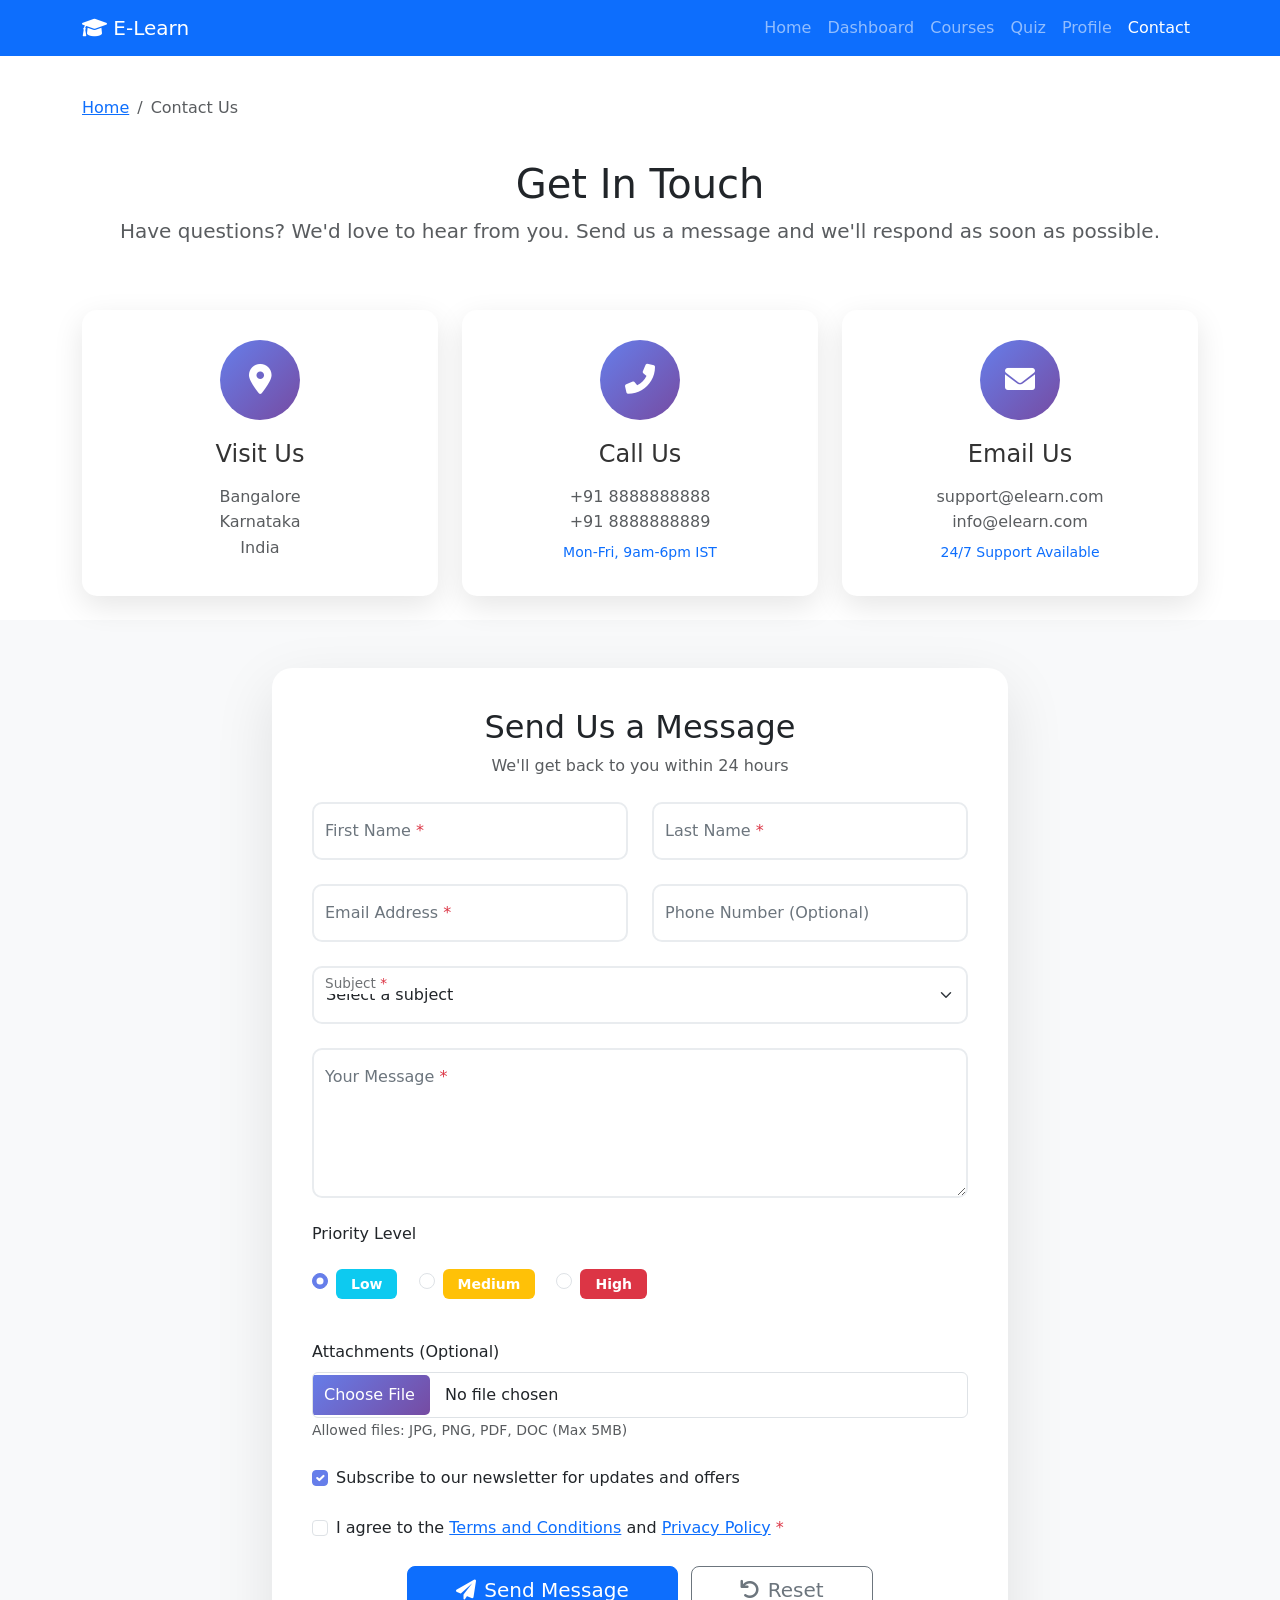
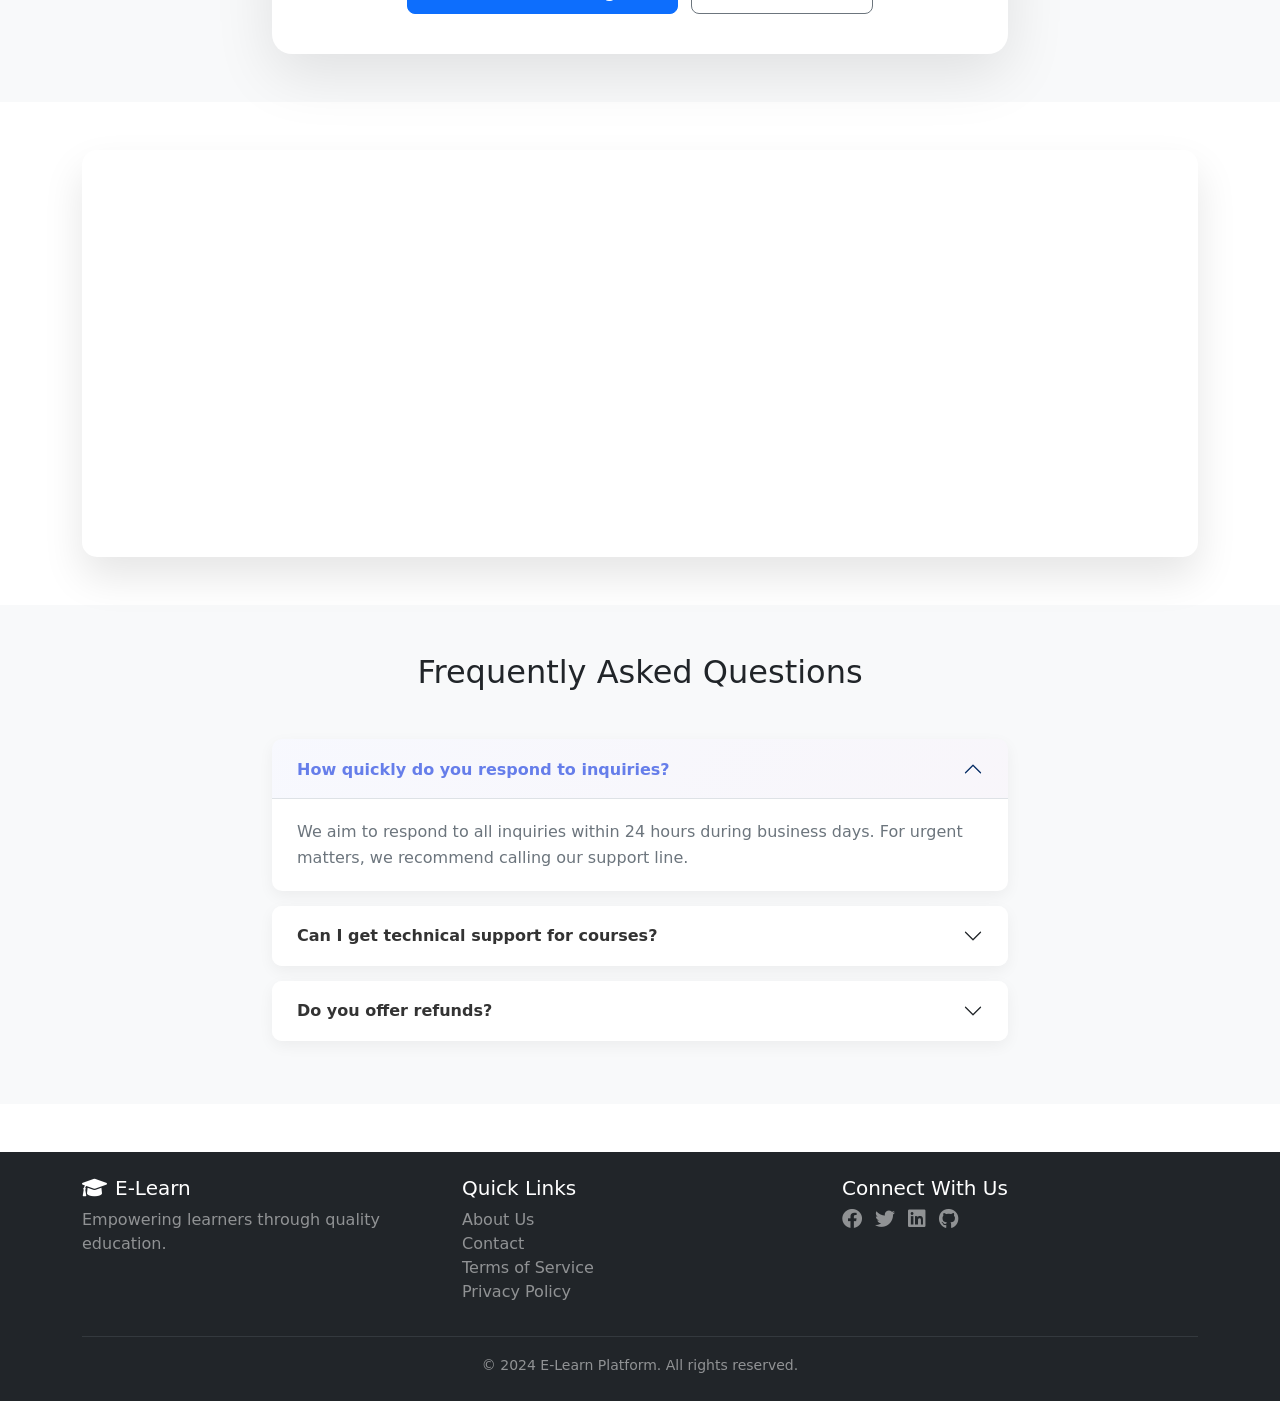
<file: contact.html>
<!DOCTYPE html>
<html lang="en">
<head>
    <meta charset="UTF-8">
    <meta name="viewport" content="width=device-width, initial-scale=1.0">
    <title>Contact Us - E-Learn Platform</title>
    <link href="https://cdn.jsdelivr.net/npm/bootstrap@5.3.0/dist/css/bootstrap.min.css" rel="stylesheet">
    <link rel="stylesheet" href="https://cdnjs.cloudflare.com/ajax/libs/font-awesome/6.0.0/css/all.min.css">
    <style>
        /* Contact Page Styles */
        .contact-info {
            padding: 40px 0;
        }

        .info-card {
            background: white;
            border-radius: 15px;
            padding: 30px 20px;
            text-align: center;
            box-shadow: 0 10px 30px rgba(0,0,0,0.1);
            transition: all 0.3s ease;
            height: 100%;
        }

        .info-card:hover {
            transform: translateY(-10px);
            box-shadow: 0 20px 40px rgba(102,126,234,0.2);
        }

        .info-icon {
            width: 80px;
            height: 80px;
            line-height: 80px;
            text-align: center;
            background: linear-gradient(135deg, #667eea 0%, #764ba2 100%);
            border-radius: 50%;
            margin: 0 auto 20px;
            color: white;
            font-size: 30px;
            transition: all 0.3s ease;
        }

        .info-card:hover .info-icon {
            transform: scale(1.1) rotate(360deg);
        }

        .info-card h4 {
            margin-bottom: 15px;
            color: #333;
        }

        .info-card p {
            margin-bottom: 5px;
            line-height: 1.6;
        }

        /* Contact Form */
        .contact-form-container {
            background: white;
            border-radius: 20px;
            padding: 40px;
            box-shadow: 0 20px 60px rgba(0,0,0,0.1);
        }

        .form-floating {
            margin-bottom: 0;
        }

        .form-floating > .form-control,
        .form-floating > .form-select {
            border: 2px solid #e9ecef;
            border-radius: 10px;
            padding: 1rem 0.75rem;
            transition: all 0.3s ease;
        }

        .form-floating > .form-control:focus,
        .form-floating > .form-select:focus {
            border-color: #667eea;
            box-shadow: 0 0 0 0.2rem rgba(102,126,234,0.1);
        }

        .form-floating > label {
            padding: 1rem 0.75rem;
            color: #6c757d;
        }

        /* Priority Options */
        .priority-options {
            padding: 15px 0;
        }

        .priority-options .badge {
            padding: 8px 15px;
            font-size: 14px;
        }

        /* Map Container */
        .map-container {
            border-radius: 15px;
            overflow: hidden;
            box-shadow: 0 20px 40px rgba(0,0,0,0.1);
        }

        /* FAQ Accordion */
        .accordion-item {
            border: none;
            margin-bottom: 15px;
            border-radius: 10px !important;
            overflow: hidden;
            box-shadow: 0 5px 15px rgba(0,0,0,0.05);
        }

        .accordion-button {
            padding: 20px 25px;
            font-weight: 600;
            color: #333;
            background-color: white;
        }

        .accordion-button:not(.collapsed) {
            color: #667eea;
            background: linear-gradient(135deg, rgba(102,126,234,0.05) 0%, rgba(118,75,162,0.05) 100%);
        }

        .accordion-button:focus {
            box-shadow: none;
            border-color: rgba(102,126,234,0.1);
        }

        .accordion-body {
            padding: 20px 25px;
            color: #6c757d;
            line-height: 1.6;
        }

        /* Form Check */
        .form-check-input:checked {
            background-color: #667eea;
            border-color: #667eea;
        }

        .form-check-input:focus {
            border-color: #667eea;
            box-shadow: 0 0 0 0.2rem rgba(102,126,234,0.1);
        }

        /* File Input */
        .form-control[type="file"] {
            padding: 0.5rem;
        }

        .form-control[type="file"]::file-selector-button {
            background: linear-gradient(135deg, #667eea 0%, #764ba2 100%);
            color: white;
            border: none;
            padding: 8px 15px;
            border-radius: 5px;
            margin-right: 15px;
            transition: all 0.3s ease;
        }

        .form-control[type="file"]::file-selector-button:hover {
            transform: translateY(-2px);
            box-shadow: 0 5px 10px rgba(102,126,234,0.3);
        }

        /* Responsive */
        @media (max-width: 768px) {
            .contact-form-container {
                padding: 20px;
            }

            .info-card {
                margin-bottom: 20px;
            }

            .map-container iframe {
                height: 300px;
            }
        }

        @media (max-width: 480px) {
            .contact-form-container {
                padding: 15px;
            }

            .btn-lg {
                padding: 10px 20px;
                font-size: 16px;
            }

            .priority-options {
                display: flex;
                flex-wrap: wrap;
                gap: 10px;
            }

            .priority-options .form-check-inline {
                margin-right: 0;
            }
        }
    </style>
</head>
<body>
    <header>
        <nav class="navbar navbar-expand-lg navbar-dark bg-primary fixed-top">
            <div class="container">
                <a class="navbar-brand" href="index.html">
                    <i class="fas fa-graduation-cap"></i> E-Learn
                </a>
                <button class="navbar-toggler" type="button" data-bs-toggle="collapse" data-bs-target="#navbarNav">
                    <span class="navbar-toggler-icon"></span>
                </button>
                <div class="collapse navbar-collapse" id="navbarNav">
                    <ul class="navbar-nav ms-auto">
                        <li class="nav-item"><a class="nav-link" href="index.html">Home</a></li>
                        <li class="nav-item"><a class="nav-link" href="dashboard.html">Dashboard</a></li>
                        <li class="nav-item"><a class="nav-link" href="courses.html">Courses</a></li>
                        <li class="nav-item"><a class="nav-link" href="quiz.html">Quiz</a></li>
                        <li class="nav-item"><a class="nav-link" href="profile.html">Profile</a></li>
                        <li class="nav-item"><a class="nav-link active" href="contact.html">Contact</a></li>
                    </ul>
                </div>
            </div>
        </nav>
        
        <div class="container mt-5 pt-5">
            <nav aria-label="breadcrumb">
                <ol class="breadcrumb">
                    <li class="breadcrumb-item"><a href="index.html">Home</a></li>
                    <li class="breadcrumb-item active" aria-current="page">Contact Us</li>
                </ol>
            </nav>
        </div>
    </header>

    <main>
        <!-- Page Header -->
        <section class="contact-header py-4">
            <div class="container">
                <div class="row">
                    <div class="col-12 text-center">
                        <h1 class="section-title">Get In Touch</h1>
                        <p class="lead text-muted">Have questions? We'd love to hear from you. Send us a message and we'll respond as soon as possible.</p>
                    </div>
                </div>
            </div>
        </section>

        <!-- Contact Information Cards -->
        <section class="contact-info py-4">
            <div class="container">
                <div class="row g-4">
                    <div class="col-md-4">
                        <div class="info-card">
                            <div class="info-icon">
                                <i class="fas fa-map-marker-alt"></i>
                            </div>
                            <h4>Visit Us</h4>
                            <p class="text-muted">Bangalore<br>Karnataka<br>India</p>
                        </div>
                    </div>
                    <div class="col-md-4">
                        <div class="info-card">
                            <div class="info-icon">
                                <i class="fas fa-phone-alt"></i>
                            </div>
                            <h4>Call Us</h4>
                            <p class="text-muted">+91 8888888888<br>+91 8888888889</p>
                            <small class="text-primary">Mon-Fri, 9am-6pm IST</small>
                        </div>
                    </div>
                    <div class="col-md-4">
                        <div class="info-card">
                            <div class="info-icon">
                                <i class="fas fa-envelope"></i>
                            </div>
                            <h4>Email Us</h4>
                            <p class="text-muted">support@elearn.com<br>info@elearn.com</p>
                            <small class="text-primary">24/7 Support Available</small>
                        </div>
                    </div>
                </div>
            </div>
        </section>

        <!-- Contact Form Section -->
        <section class="contact-form-section py-5 bg-light">
            <div class="container">
                <div class="row">
                    <div class="col-lg-8 mx-auto">
                        <div class="contact-form-container">
                            <div class="form-header text-center mb-4">
                                <h2>Send Us a Message</h2>
                                <p class="text-muted">We'll get back to you within 24 hours</p>
                            </div>
                            
                            <form id="contactForm" onsubmit="return submitContactForm(event)">
                                <div class="row g-4">
                                    <div class="col-md-6">
                                        <div class="form-floating">
                                            <input type="text" class="form-control" id="firstName" placeholder="First Name" required>
                                            <label for="firstName">First Name <span class="text-danger">*</span></label>
                                        </div>
                                    </div>
                                    <div class="col-md-6">
                                        <div class="form-floating">
                                            <input type="text" class="form-control" id="lastName" placeholder="Last Name" required>
                                            <label for="lastName">Last Name <span class="text-danger">*</span></label>
                                        </div>
                                    </div>
                                    <div class="col-md-6">
                                        <div class="form-floating">
                                            <input type="email" class="form-control" id="email" placeholder="Email" required>
                                            <label for="email">Email Address <span class="text-danger">*</span></label>
                                        </div>
                                    </div>
                                    <div class="col-md-6">
                                        <div class="form-floating">
                                            <input type="tel" class="form-control" id="phone" placeholder="Phone">
                                            <label for="phone">Phone Number (Optional)</label>
                                        </div>
                                    </div>
                                    <div class="col-12">
                                        <div class="form-floating">
                                            <select class="form-select" id="subject" required>
                                                <option value="" selected disabled>Select a subject</option>
                                                <option value="general">General Inquiry</option>
                                                <option value="support">Technical Support</option>
                                                <option value="billing">Billing Question</option>
                                                <option value="courses">Course Information</option>
                                                <option value="partnership">Partnership Opportunity</option>
                                                <option value="other">Other</option>
                                            </select>
                                            <label for="subject">Subject <span class="text-danger">*</span></label>
                                        </div>
                                    </div>
                                    <div class="col-12">
                                        <div class="form-floating">
                                            <textarea class="form-control" id="message" placeholder="Message" style="height: 150px;" required></textarea>
                                            <label for="message">Your Message <span class="text-danger">*</span></label>
                                        </div>
                                    </div>
                                    
                                    <!-- Priority Level -->
                                    <div class="col-12">
                                        <label class="form-label">Priority Level</label>
                                        <div class="priority-options">
                                            <div class="form-check form-check-inline">
                                                <input class="form-check-input" type="radio" name="priority" id="lowPriority" value="low" checked>
                                                <label class="form-check-label" for="lowPriority">
                                                    <span class="badge bg-info">Low</span>
                                                </label>
                                            </div>
                                            <div class="form-check form-check-inline">
                                                <input class="form-check-input" type="radio" name="priority" id="mediumPriority" value="medium">
                                                <label class="form-check-label" for="mediumPriority">
                                                    <span class="badge bg-warning">Medium</span>
                                                </label>
                                            </div>
                                            <div class="form-check form-check-inline">
                                                <input class="form-check-input" type="radio" name="priority" id="highPriority" value="high">
                                                <label class="form-check-label" for="highPriority">
                                                    <span class="badge bg-danger">High</span>
                                                </label>
                                            </div>
                                        </div>
                                    </div>
                                    
                                    <!-- Attachments -->
                                    <div class="col-12">
                                        <label for="attachment" class="form-label">Attachments (Optional)</label>
                                        <input type="file" class="form-control" id="attachment" accept=".jpg,.jpeg,.png,.pdf,.doc,.docx">
                                        <small class="text-muted">Allowed files: JPG, PNG, PDF, DOC (Max 5MB)</small>
                                    </div>
                                    
                                    <!-- Newsletter Checkbox -->
                                    <div class="col-12">
                                        <div class="form-check">
                                            <input class="form-check-input" type="checkbox" id="newsletter" checked>
                                            <label class="form-check-label" for="newsletter">
                                                Subscribe to our newsletter for updates and offers
                                            </label>
                                        </div>
                                    </div>
                                    
                                    <!-- Terms Checkbox -->
                                    <div class="col-12">
                                        <div class="form-check">
                                            <input class="form-check-input" type="checkbox" id="terms" required>
                                            <label class="form-check-label" for="terms">
                                                I agree to the <a href="#" data-bs-toggle="modal" data-bs-target="#termsModal">Terms and Conditions</a> and <a href="#" data-bs-toggle="modal" data-bs-target="#privacyModal">Privacy Policy</a> <span class="text-danger">*</span>
                                            </label>
                                        </div>
                                    </div>
                                    
                                    <!-- Submit Button -->
                                    <div class="col-12 text-center">
                                        <button type="submit" class="btn btn-primary btn-lg px-5" id="submitBtn">
                                            <i class="fas fa-paper-plane me-2"></i>Send Message
                                        </button>
                                        <button type="reset" class="btn btn-outline-secondary btn-lg px-5 ms-2">
                                            <i class="fas fa-undo me-2"></i>Reset
                                        </button>
                                    </div>
                                </div>
                            </form>
                        </div>
                    </div>
                </div>
            </div>
        </section>

        <!-- Map Section -->
        <section class="map-section py-5">
            <div class="container">
                <div class="row">
                    <div class="col-12">
                        <div class="map-container">
                            <iframe 
                                src="https://www.google.com/maps/embed?pb=!1m18!1m12!1m3!1d3613.4438270858504!2d77.68935898374608!3d12.930810849907427!2m3!1f0!2f0!3f0!3m2!1i1024!2i768!4f13.1!3m3!1m2!1s0x3bae13a8d37051e1%3A0xcec2f4874c1351f4!2sEmbassy%20TechVillage%2C%20Outer%20Ring%20Rd%2C%20near%20New%20Horizon%20College%2C%20Devarabisanahalli%2C%20Bengaluru%2C%20Karnataka%20560103!5e1!3m2!1sen!2sin!4v1773553889100!5m2!1sen!2sin" 
                                width="100%" 
                                height="400" 
                                style="border:0; border-radius: 15px;" 
                                allowfullscreen="" 
                                loading="lazy">
                            </iframe>
                        </div>
                    </div>
                </div>
            </div>
        </section>

        <!-- FAQ Section -->
        <section class="faq-section py-5 bg-light">
            <div class="container">
                <h2 class="text-center mb-5 section-title">Frequently Asked Questions</h2>
                <div class="row justify-content-center">
                    <div class="col-lg-8">
                        <div class="accordion" id="faqAccordion">
                            <div class="accordion-item">
                                <h2 class="accordion-header">
                                    <button class="accordion-button" type="button" data-bs-toggle="collapse" data-bs-target="#faq1">
                                        How quickly do you respond to inquiries?
                                    </button>
                                </h2>
                                <div id="faq1" class="accordion-collapse collapse show" data-bs-parent="#faqAccordion">
                                    <div class="accordion-body">
                                        We aim to respond to all inquiries within 24 hours during business days. For urgent matters, we recommend calling our support line.
                                    </div>
                                </div>
                            </div>
                            <div class="accordion-item">
                                <h2 class="accordion-header">
                                    <button class="accordion-button collapsed" type="button" data-bs-toggle="collapse" data-bs-target="#faq2">
                                        Can I get technical support for courses?
                                    </button>
                                </h2>
                                <div id="faq2" class="accordion-collapse collapse" data-bs-parent="#faqAccordion">
                                    <div class="accordion-body">
                                        Yes! Our technical support team is available 24/7 to help with any course-related issues. Just select "Technical Support" in the subject dropdown.
                                    </div>
                                </div>
                            </div>
                            <div class="accordion-item">
                                <h2 class="accordion-header">
                                    <button class="accordion-button collapsed" type="button" data-bs-toggle="collapse" data-bs-target="#faq3">
                                        Do you offer refunds?
                                    </button>
                                </h2>
                                <div id="faq3" class="accordion-collapse collapse" data-bs-parent="#faqAccordion">
                                    <div class="accordion-body">
                                        Yes, we offer a 30-day money-back guarantee on all our courses. Please contact our billing department for refund requests.
                                    </div>
                                </div>
                            </div>
                        </div>
                    </div>
                </div>
            </div>
        </section>
    </main>

    <!-- Terms Modal -->
    <div class="modal fade" id="termsModal" tabindex="-1">
        <div class="modal-dialog modal-lg">
            <div class="modal-content">
                <div class="modal-header bg-primary text-white">
                    <h5 class="modal-title">Terms and Conditions</h5>
                    <button type="button" class="btn-close btn-close-white" data-bs-dismiss="modal"></button>
                </div>
                <div class="modal-body">
                    <h6>1. Acceptance of Terms</h6>
                    <p>By accessing and using this website, you accept and agree to be bound by the terms and provision of this agreement.</p>
                    
                    <h6>2. Use License</h6>
                    <p>Permission is granted to temporarily access the materials for personal, non-commercial transitory viewing only.</p>
                    
                    <h6>3. Disclaimer</h6>
                    <p>The materials on this website are provided on an 'as is' basis. We make no warranties, expressed or implied.</p>
                    
                    <h6>4. Limitations</h6>
                    <p>In no event shall we be liable for any damages arising out of the use or inability to use the materials.</p>
                </div>
                <div class="modal-footer">
                    <button type="button" class="btn btn-primary" data-bs-dismiss="modal">I Understand</button>
                </div>
            </div>
        </div>
    </div>

    <!-- Privacy Modal -->
    <div class="modal fade" id="privacyModal" tabindex="-1">
        <div class="modal-dialog modal-lg">
            <div class="modal-content">
                <div class="modal-header bg-primary text-white">
                    <h5 class="modal-title">Privacy Policy</h5>
                    <button type="button" class="btn-close btn-close-white" data-bs-dismiss="modal"></button>
                </div>
                <div class="modal-body">
                    <h6>Information Collection</h6>
                    <p>We collect information you provide directly to us, such as when you create an account, contact us, or use our services.</p>
                    
                    <h6>Use of Information</h6>
                    <p>We use the information we collect to provide, maintain, and improve our services, and to communicate with you.</p>
                    
                    <h6>Information Sharing</h6>
                    <p>We do not share your personal information with third parties except as described in this policy.</p>
                    
                    <h6>Data Security</h6>
                    <p>We take reasonable measures to help protect your personal information from loss, theft, misuse, and unauthorized access.</p>
                </div>
                <div class="modal-footer">
                    <button type="button" class="btn btn-primary" data-bs-dismiss="modal">I Understand</button>
                </div>
            </div>
        </div>
    </div>

    <footer class="bg-dark text-white py-4 mt-5">
        <div class="container">
            <div class="row">
                <div class="col-md-4">
                    <h5><i class="fas fa-graduation-cap me-2"></i>E-Learn</h5>
                    <p class="text-white-50">Empowering learners through quality education.</p>
                </div>
                <div class="col-md-4">
                    <h5>Quick Links</h5>
                    <ul class="list-unstyled">
                        <li><a href="about.html" class="text-white-50 text-decoration-none">About Us</a></li>
                        <li><a href="contact.html" class="text-white-50 text-decoration-none">Contact</a></li>
                        <li><a href="#" class="text-white-50 text-decoration-none" data-bs-toggle="modal" data-bs-target="#termsModal">Terms of Service</a></li>
                        <li><a href="#" class="text-white-50 text-decoration-none" data-bs-toggle="modal" data-bs-target="#privacyModal">Privacy Policy</a></li>
                    </ul>
                </div>
                <div class="col-md-4">
                    <h5>Connect With Us</h5>
                    <div class="social-links">
                        <a href="#" class="text-white-50 me-2"><i class="fab fa-facebook fa-lg"></i></a>
                        <a href="#" class="text-white-50 me-2"><i class="fab fa-twitter fa-lg"></i></a>
                        <a href="#" class="text-white-50 me-2"><i class="fab fa-linkedin fa-lg"></i></a>
                        <a href="#" class="text-white-50"><i class="fab fa-github fa-lg"></i></a>
                    </div>
                </div>
            </div>
            <hr class="border-secondary">
            <div class="text-center text-white-50">
                <small>&copy; 2024 E-Learn Platform. All rights reserved.</small>
            </div>
        </div>
    </footer>

    <script src="https://cdn.jsdelivr.net/npm/bootstrap@5.3.0/dist/js/bootstrap.bundle.min.js"></script>
    <script>
        // Contact form submission handler
        function submitContactForm(event) {
            event.preventDefault();
            
            // Get form values
            const firstName = document.getElementById('firstName').value;
            const lastName = document.getElementById('lastName').value;
            const email = document.getElementById('email').value;
            const phone = document.getElementById('phone').value;
            const subject = document.getElementById('subject').value;
            const message = document.getElementById('message').value;
            const priority = document.querySelector('input[name="priority"]:checked').value;
            const newsletter = document.getElementById('newsletter').checked;
            
            // Get subject text
            const subjectText = document.getElementById('subject').options[document.getElementById('subject').selectedIndex].text;
            
            // Validate form (browser does basic validation, but we can add more)
            if (!firstName || !lastName || !email || !subject || !message) {
                showAlert('Please fill in all required fields', 'danger');
                return false;
            }
            
            // Email validation
            const emailRegex = /^[^\s@]+@[^\s@]+\.[^\s@]+$/;
            if (!emailRegex.test(email)) {
                showAlert('Please enter a valid email address', 'danger');
                return false;
            }
            
            // Simulate form submission
            const submitBtn = document.getElementById('submitBtn');
            const originalText = submitBtn.innerHTML;
            
            // Show loading state
            submitBtn.innerHTML = '<i class="fas fa-spinner fa-spin me-2"></i>Sending...';
            submitBtn.disabled = true;
            
            // Simulate API call
            setTimeout(() => {
                // Show success message
                showAlert('Message sent successfully! We\'ll get back to you soon.', 'success');
                
                // Reset form
                document.getElementById('contactForm').reset();
                
                // Reset button
                submitBtn.innerHTML = originalText;
                submitBtn.disabled = false;
                
                // Log to console (for demo)
                console.log('Form submitted:', {
                    name: `${firstName} ${lastName}`,
                    email,
                    phone,
                    subject: subjectText,
                    message,
                    priority,
                    newsletter
                });
                
                // Store in localStorage (optional)
                const contactMessages = JSON.parse(localStorage.getItem('contactMessages')) || [];
                contactMessages.push({
                    id: Date.now(),
                    name: `${firstName} ${lastName}`,
                    email,
                    subject: subjectText,
                    message,
                    priority,
                    date: new Date().toISOString()
                });
                localStorage.setItem('contactMessages', JSON.stringify(contactMessages));
                
            }, 2000);
            
            return false;
        }
        
        // Show alert message
        function showAlert(message, type) {
            // Create alert element
            const alertDiv = document.createElement('div');
            alertDiv.className = `alert alert-${type} alert-dismissible fade show position-fixed top-0 start-50 translate-middle-x mt-3`;
            alertDiv.style.zIndex = '9999';
            alertDiv.style.minWidth = '300px';
            alertDiv.innerHTML = `
                <i class="fas fa-${type === 'success' ? 'check-circle' : 'exclamation-circle'} me-2"></i>
                ${message}
                <button type="button" class="btn-close" data-bs-dismiss="alert"></button>
            `;
            
            document.body.appendChild(alertDiv);
            
            // Auto remove after 5 seconds
            setTimeout(() => {
                alertDiv.remove();
            }, 5000);
        }
        
        // File input validation
        document.getElementById('attachment').addEventListener('change', function(e) {
            const file = e.target.files[0];
            if (file) {
                const maxSize = 5 * 1024 * 1024; // 5MB
                if (file.size > maxSize) {
                    showAlert('File size exceeds 5MB limit', 'danger');
                    this.value = '';
                }
            }
        });
    </script>
</body>
</html>
</file>
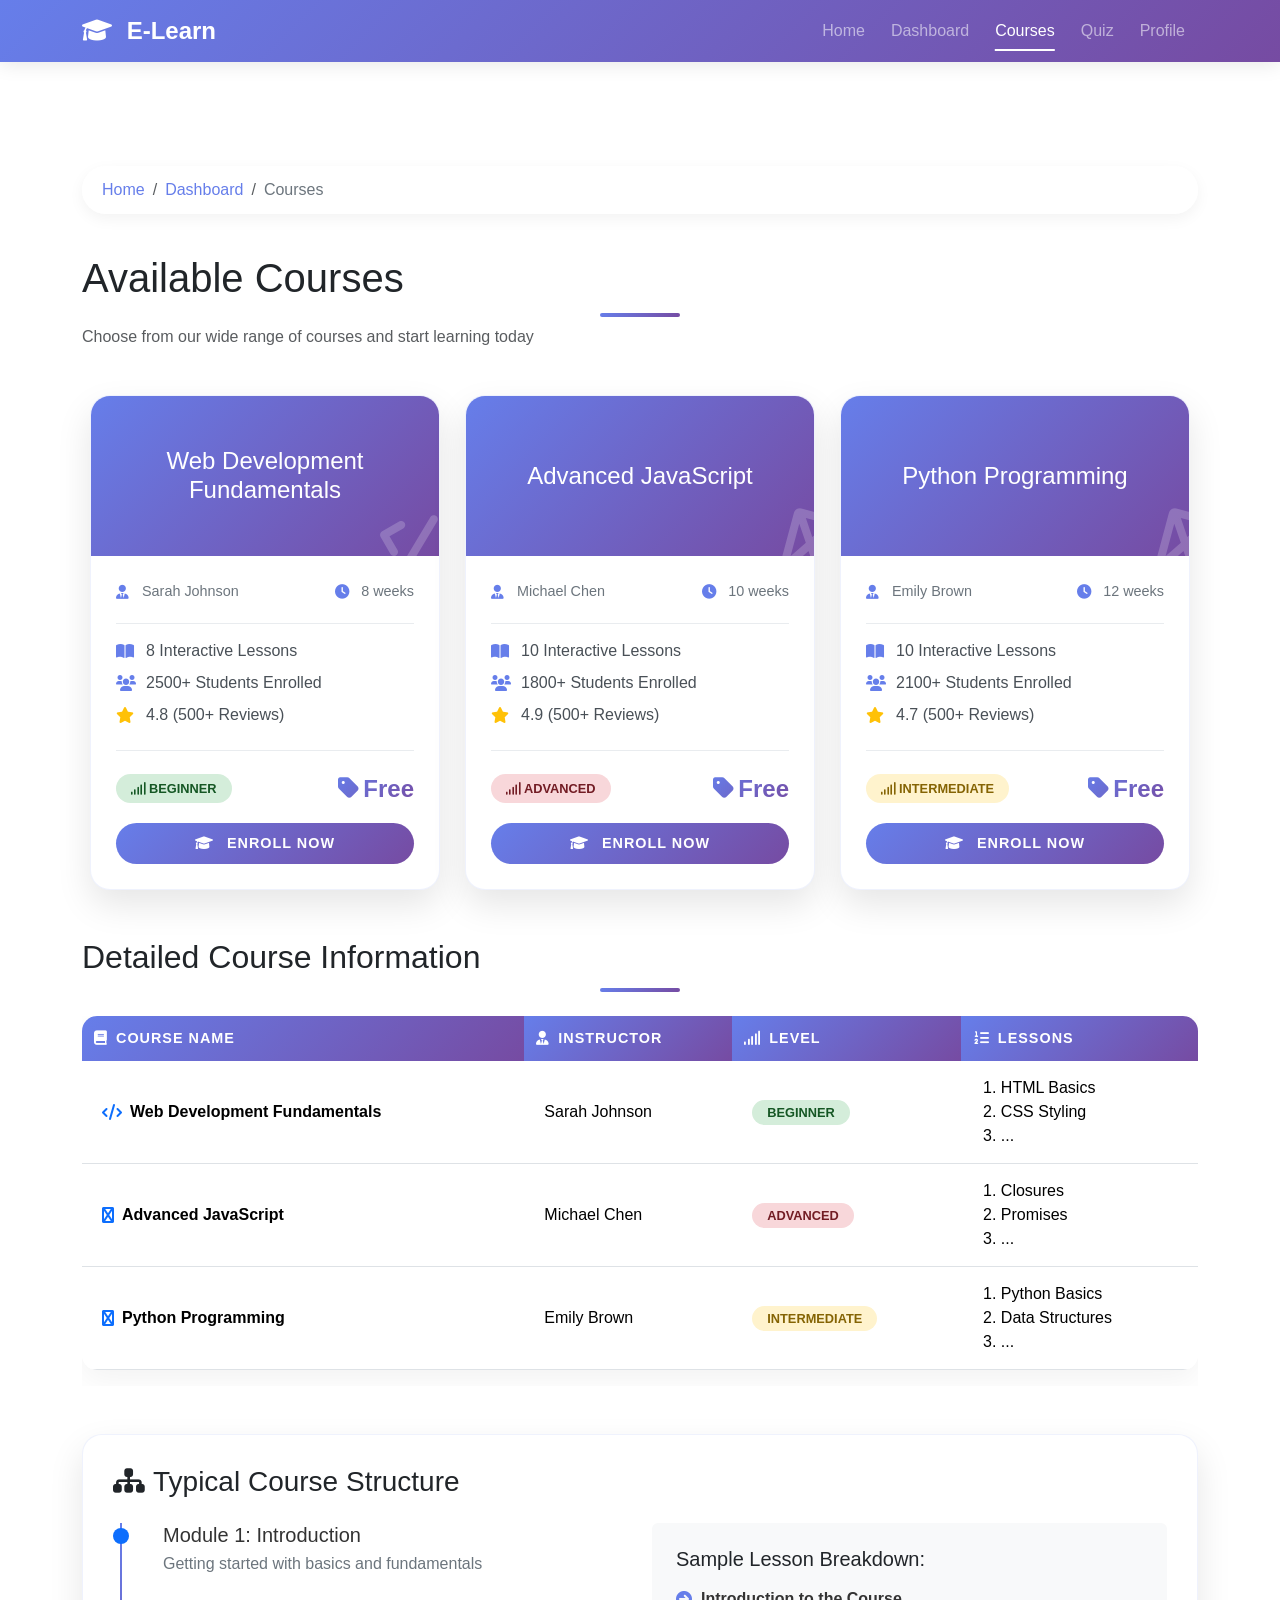
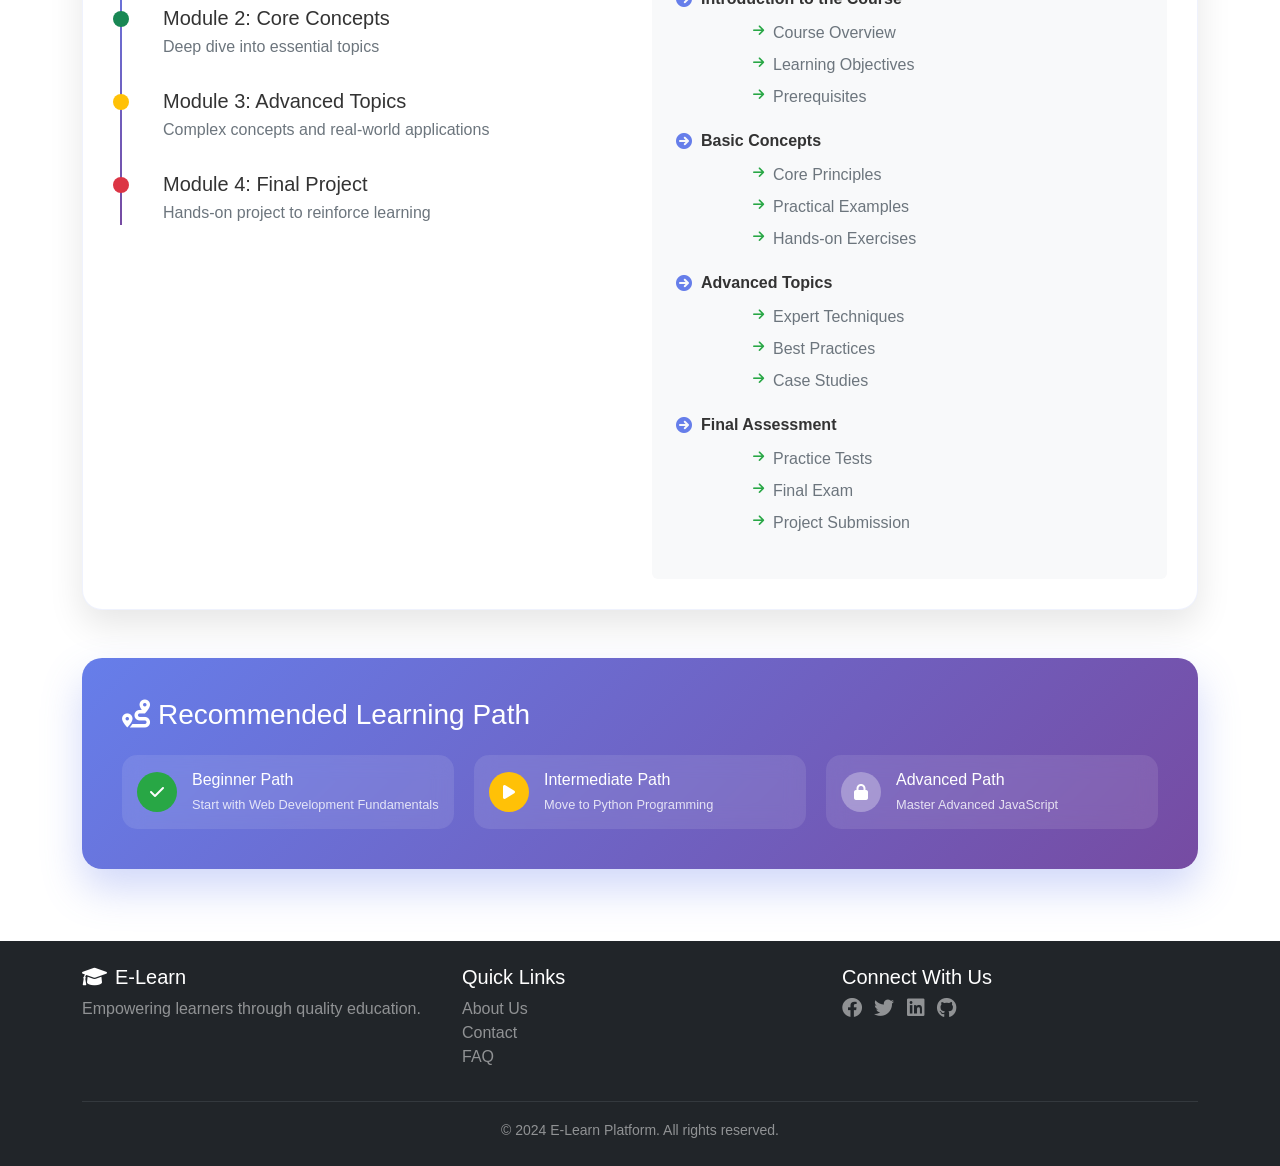
<file: courses.html>
<!DOCTYPE html>
<html lang="en">
<head>
    <meta charset="UTF-8">
    <meta name="viewport" content="width=device-width, initial-scale=1.0">
    <title>Courses - Explore Learning Paths | E-Learn Platform</title>
    <link href="https://cdn.jsdelivr.net/npm/bootstrap@5.3.0/dist/css/bootstrap.min.css" rel="stylesheet">
    <link rel="stylesheet" href="https://cdnjs.cloudflare.com/ajax/libs/font-awesome/6.0.0/css/all.min.css">
    <link rel="stylesheet" href="css/style.css">
</head>
<body>
    <header>
        <nav class="navbar navbar-expand-lg navbar-dark bg-primary fixed-top">
            <div class="container">
                <a class="navbar-brand" href="index.html">
                    <i class="fas fa-graduation-cap"></i> E-Learn
                </a>
                <button class="navbar-toggler" type="button" data-bs-toggle="collapse" data-bs-target="#navbarNav">
                    <span class="navbar-toggler-icon"></span>
                </button>
                <div class="collapse navbar-collapse" id="navbarNav">
                    <ul class="navbar-nav ms-auto">
                        <li class="nav-item"><a class="nav-link" href="index.html">Home</a></li>
                        <li class="nav-item"><a class="nav-link" href="dashboard.html">Dashboard</a></li>
                        <li class="nav-item"><a class="nav-link active" href="courses.html">Courses</a></li>
                        <li class="nav-item"><a class="nav-link" href="quiz.html">Quiz</a></li>
                        <li class="nav-item"><a class="nav-link" href="profile.html">Profile</a></li>
                    </ul>
                </div>
            </div>
        </nav>
        
        <div class="container mt-5 pt-5">
            <nav aria-label="breadcrumb">
                <ol class="breadcrumb">
                    <li class="breadcrumb-item"><a href="index.html">Home</a></li>
                    <li class="breadcrumb-item"><a href="dashboard.html">Dashboard</a></li>
                    <li class="breadcrumb-item active" aria-current="page">Courses</li>
                </ol>
            </nav>
        </div>
    </header>

    <main>
        <div class="container py-4">
            <!-- Page Header -->
            <div class="row mb-4">
                <div class="col-12">
                    <h1 class="section-title">Available Courses</h1>
                    <p class="text-muted">Choose from our wide range of courses and start learning today</p>
                </div>
            </div>
            
            <!-- Course Cards using Flexbox -->
            <div class="courses-flex-container" id="courseCards">
                <!-- Dynamically populated by JavaScript -->
            </div>

            <!-- Course Details Table Section -->
            <section class="mt-5">
                <div class="row mb-3">
                    <div class="col-12">
                        <h2 class="section-title">Detailed Course Information</h2>
                    </div>
                </div>
                
                <div class="table-responsive">
                    <table class="table table-hover course-details-table">
                        <thead>
                            <tr>
                                <th><i class="fas fa-book me-2"></i>Course Name</th>
                                <th><i class="fas fa-user-tie me-2"></i>Instructor</th>
                                <th><i class="fas fa-signal me-2"></i>Level</th>
                                <th><i class="fas fa-list-ol me-2"></i>Lessons</th>
                            </tr>
                        </thead>
                        <tbody id="courseDetailsTable">
                            <!-- Dynamically populated by JavaScript -->
                        </tbody>
                    </table>
                </div>
            </section>

            <!-- Sample Lesson Structure -->
            <section class="mt-5">
                <div class="row">
                    <div class="col-12">
                        <div class="lesson-structure-card">
                            <h3 class="mb-4"><i class="fas fa-sitemap me-2"></i>Typical Course Structure</h3>
                            <div class="row">
                                <div class="col-md-6">
                                    <div class="structure-timeline">
                                        <div class="timeline-item">
                                            <div class="timeline-marker bg-primary"></div>
                                            <div class="timeline-content">
                                                <h5>Module 1: Introduction</h5>
                                                <p>Getting started with basics and fundamentals</p>
                                            </div>
                                        </div>
                                        <div class="timeline-item">
                                            <div class="timeline-marker bg-success"></div>
                                            <div class="timeline-content">
                                                <h5>Module 2: Core Concepts</h5>
                                                <p>Deep dive into essential topics</p>
                                            </div>
                                        </div>
                                        <div class="timeline-item">
                                            <div class="timeline-marker bg-warning"></div>
                                            <div class="timeline-content">
                                                <h5>Module 3: Advanced Topics</h5>
                                                <p>Complex concepts and real-world applications</p>
                                            </div>
                                        </div>
                                        <div class="timeline-item">
                                            <div class="timeline-marker bg-danger"></div>
                                            <div class="timeline-content">
                                                <h5>Module 4: Final Project</h5>
                                                <p>Hands-on project to reinforce learning</p>
                                            </div>
                                        </div>
                                    </div>
                                </div>
                                <div class="col-md-6">
                                    <div class="lesson-list-container p-4 bg-light rounded">
                                        <h5 class="mb-3">Sample Lesson Breakdown:</h5>
                                        <ol id="lessonList" class="lesson-list">
                                            <li>Introduction to the Course
                                                <ul class="sub-lessons">
                                                    <li>Course Overview</li>
                                                    <li>Learning Objectives</li>
                                                    <li>Prerequisites</li>
                                                </ul>
                                            </li>
                                            <li>Basic Concepts
                                                <ol type="a" class="sub-lessons">
                                                    <li>Core Principles</li>
                                                    <li>Practical Examples</li>
                                                    <li>Hands-on Exercises</li>
                                                </ol>
                                            </li>
                                            <li>Advanced Topics
                                                <ul class="sub-lessons">
                                                    <li>Expert Techniques</li>
                                                    <li>Best Practices</li>
                                                    <li>Case Studies</li>
                                                </ul>
                                            </li>
                                            <li>Final Assessment
                                                <ul class="sub-lessons">
                                                    <li>Practice Tests</li>
                                                    <li>Final Exam</li>
                                                    <li>Project Submission</li>
                                                </ul>
                                            </li>
                                        </ol>
                                    </div>
                                </div>
                            </div>
                        </div>
                    </div>
                </div>
            </section>

            <!-- Learning Path Recommendation -->
            <section class="mt-5">
                <div class="row">
                    <div class="col-12">
                        <div class="recommendation-card">
                            <h3 class="mb-4"><i class="fas fa-route me-2"></i>Recommended Learning Path</h3>
                            <div class="path-steps">
                                <div class="step completed">
                                    <div class="step-icon"><i class="fas fa-check"></i></div>
                                    <div class="step-content">
                                        <h5>Beginner Path</h5>
                                        <p>Start with Web Development Fundamentals</p>
                                    </div>
                                </div>
                                <div class="step active">
                                    <div class="step-icon"><i class="fas fa-play"></i></div>
                                    <div class="step-content">
                                        <h5>Intermediate Path</h5>
                                        <p>Move to Python Programming</p>
                                    </div>
                                </div>
                                <div class="step">
                                    <div class="step-icon"><i class="fas fa-lock"></i></div>
                                    <div class="step-content">
                                        <h5>Advanced Path</h5>
                                        <p>Master Advanced JavaScript</p>
                                    </div>
                                </div>
                            </div>
                        </div>
                    </div>
                </div>
            </section>
        </div>
    </main>

    <footer class="bg-dark text-white py-4 mt-5">
        <div class="container">
            <div class="row">
                <div class="col-md-4">
                    <h5><i class="fas fa-graduation-cap me-2"></i>E-Learn</h5>
                    <p class="text-white-50">Empowering learners through quality education.</p>
                </div>
                <div class="col-md-4">
                    <h5>Quick Links</h5>
                    <ul class="list-unstyled">
                        <li><a href="#" class="text-white-50 text-decoration-none">About Us</a></li>
                        <li><a href="#" class="text-white-50 text-decoration-none">Contact</a></li>
                        <li><a href="#" class="text-white-50 text-decoration-none">FAQ</a></li>
                    </ul>
                </div>
                <div class="col-md-4">
                    <h5>Connect With Us</h5>
                    <div class="social-links">
                        <a href="#" class="text-white-50 me-2"><i class="fab fa-facebook fa-lg"></i></a>
                        <a href="#" class="text-white-50 me-2"><i class="fab fa-twitter fa-lg"></i></a>
                        <a href="#" class="text-white-50 me-2"><i class="fab fa-linkedin fa-lg"></i></a>
                        <a href="#" class="text-white-50"><i class="fab fa-github fa-lg"></i></a>
                    </div>
                </div>
            </div>
            <hr class="border-secondary">
            <div class="text-center text-white-50">
                <small>&copy; 2024 E-Learn Platform. All rights reserved.</small>
            </div>
        </div>
    </footer>

    <script src="https://cdn.jsdelivr.net/npm/bootstrap@5.3.0/dist/js/bootstrap.bundle.min.js"></script>
    <script src="js/data.js"></script>
    <script src="js/storage.js"></script>
    <script src="js/main.js"></script>
</body>
</html>
</file>
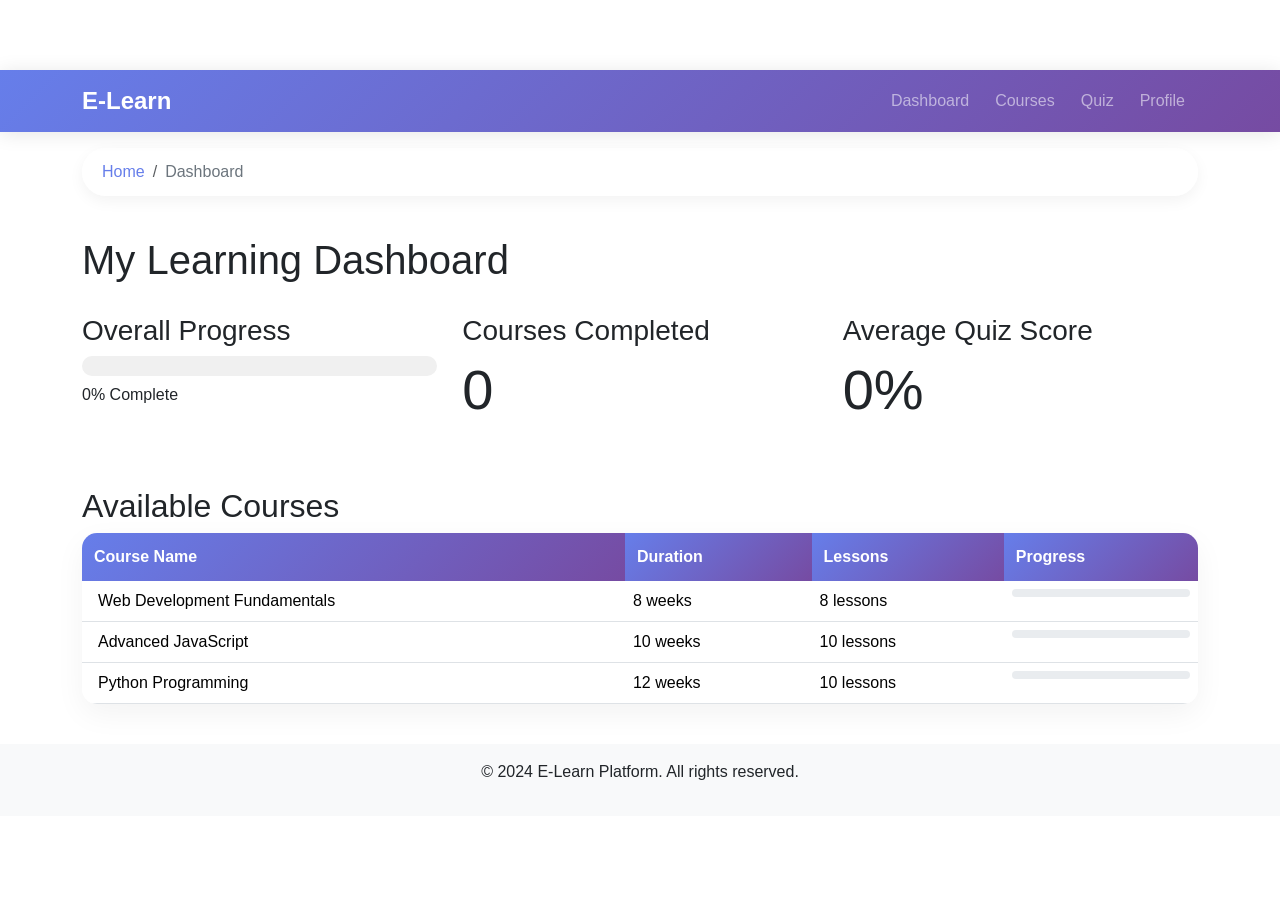
<file: dashboard.html>
<!DOCTYPE html>
<html lang="en">
<head>
    <meta charset="UTF-8">
    <meta name="viewport" content="width=device-width, initial-scale=1.0">
    <title>Dashboard - E-Learning Platform</title>
    <link href="https://cdn.jsdelivr.net/npm/bootstrap@5.3.0/dist/css/bootstrap.min.css" rel="stylesheet">
    <link rel="stylesheet" href="css/style.css">
</head>
<body>
    <header>
        <nav class="navbar navbar-expand-lg navbar-dark bg-primary">
            <div class="container">
                <a class="navbar-brand" href="index.html">E-Learn</a>
                <button class="navbar-toggler" type="button" data-bs-toggle="collapse" data-bs-target="#navbarNav">
                    <span class="navbar-toggler-icon"></span>
                </button>
                <div class="collapse navbar-collapse" id="navbarNav">
                    <ul class="navbar-nav ms-auto">
                        <li class="nav-item"><a class="nav-link" href="dashboard.html">Dashboard</a></li>
                        <li class="nav-item"><a class="nav-link" href="courses.html">Courses</a></li>
                        <li class="nav-item"><a class="nav-link" href="quiz.html">Quiz</a></li>
                        <li class="nav-item"><a class="nav-link" href="profile.html">Profile</a></li>
                    </ul>
                </div>
            </div>
        </nav>
        
        <div class="container mt-3">
            <nav aria-label="breadcrumb">
                <ol class="breadcrumb">
                    <li class="breadcrumb-item"><a href="index.html">Home</a></li>
                    <li class="breadcrumb-item active" aria-current="page">Dashboard</li>
                </ol>
            </nav>
        </div>
    </header>

    <main>
        <div class="container py-4">
            <h1 class="mb-4">My Learning Dashboard</h1>
            
            <!-- Progress Section -->
            <section class="dashboard-grid mb-5">
                <div class="progress-card">
                    <h3>Overall Progress</h3>
                    <progress id="overallProgress" value="0" max="100" class="w-100"></progress>
                    <p id="progressText">0% Complete</p>
                </div>
                
                <div class="stats-card">
                    <h3>Courses Completed</h3>
                    <p id="completedCount" class="display-4">0</p>
                </div>
                
                <div class="quiz-stats-card">
                    <h3>Average Quiz Score</h3>
                    <p id="avgScore" class="display-4">0%</p>
                </div>
            </section>

            <!-- Available Courses Section -->
            <section class="mt-5">
                <h2>Available Courses</h2>
                <table class="table table-hover">
                    <thead>
                        <tr>
                            <th>Course Name</th>
                            <th>Duration</th>
                            <th>Lessons</th>
                            <th>Progress</th>
                        </tr>
                    </thead>
                    <tbody id="courseTableBody">
                        <!-- Dynamically populated by JavaScript -->
                    </tbody>
                </table>
            </section>
        </div>
    </main>

    <footer class="bg-light py-3 mt-auto">
        <div class="container text-center">
            <p>&copy; 2024 E-Learn Platform. All rights reserved.</p>
        </div>
    </footer>

    <script src="https://cdn.jsdelivr.net/npm/bootstrap@5.3.0/dist/js/bootstrap.bundle.min.js"></script>
    <script src="js/data.js"></script>
    <script src="js/storage.js"></script>
    <script src="js/main.js"></script>
</body>
</html>
</file>
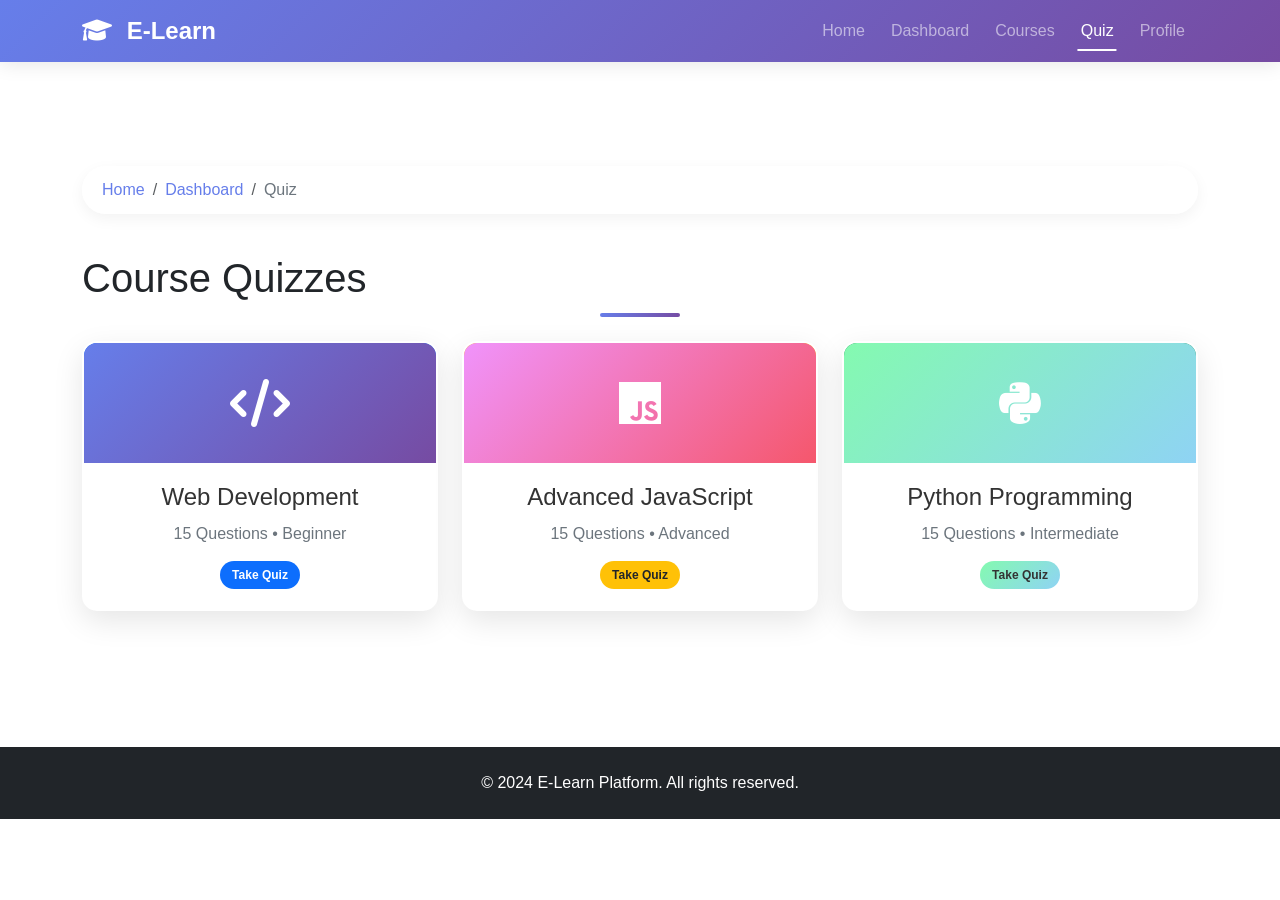
<file: quiz.html>
<!DOCTYPE html>
<html lang="en">
<head>
    <meta charset="UTF-8">
    <meta name="viewport" content="width=device-width, initial-scale=1.0">
    <title>Quiz - Test Your Knowledge | E-Learn Platform</title>
    <link href="https://cdn.jsdelivr.net/npm/bootstrap@5.3.0/dist/css/bootstrap.min.css" rel="stylesheet">
    <link rel="stylesheet" href="https://cdnjs.cloudflare.com/ajax/libs/font-awesome/6.0.0/css/all.min.css">
    <link rel="stylesheet" href="css/style.css">
</head>
<body>
    <header>
        <nav class="navbar navbar-expand-lg navbar-dark bg-primary fixed-top">
            <div class="container">
                <a class="navbar-brand" href="index.html">
                    <i class="fas fa-graduation-cap"></i> E-Learn
                </a>
                <button class="navbar-toggler" type="button" data-bs-toggle="collapse" data-bs-target="#navbarNav">
                    <span class="navbar-toggler-icon"></span>
                </button>
                <div class="collapse navbar-collapse" id="navbarNav">
                    <ul class="navbar-nav ms-auto">
                        <li class="nav-item"><a class="nav-link" href="index.html">Home</a></li>
                        <li class="nav-item"><a class="nav-link" href="dashboard.html">Dashboard</a></li>
                        <li class="nav-item"><a class="nav-link" href="courses.html">Courses</a></li>
                        <li class="nav-item"><a class="nav-link active" href="quiz.html">Quiz</a></li>
                        <li class="nav-item"><a class="nav-link" href="profile.html">Profile</a></li>
                    </ul>
                </div>
            </div>
        </nav>
        
        <div class="container mt-5 pt-5">
            <nav aria-label="breadcrumb">
                <ol class="breadcrumb">
                    <li class="breadcrumb-item"><a href="index.html">Home</a></li>
                    <li class="breadcrumb-item"><a href="dashboard.html">Dashboard</a></li>
                    <li class="breadcrumb-item active" aria-current="page">Quiz</li>
                </ol>
            </nav>
        </div>
    </header>

    <main>
        <div class="container py-4">
            <h1 class="mb-4 section-title">Course Quizzes</h1>
            
            <!-- Course Selection Cards -->
            <div class="row mb-5" id="courseSelection">
                <div class="col-md-4 mb-3">
                    <div class="course-select-card" onclick="selectCourse(1)">
                        <div class="course-select-header bg-primary">
                            <i class="fas fa-code fa-3x"></i>
                        </div>
                        <div class="course-select-body">
                            <h4>Web Development</h4>
                            <p>15 Questions • Beginner</p>
                            <span class="badge bg-primary">Take Quiz</span>
                        </div>
                    </div>
                </div>
                <div class="col-md-4 mb-3">
                    <div class="course-select-card" onclick="selectCourse(2)">
                        <div class="course-select-header bg-warning">
                            <i class="fab fa-js fa-3x"></i>
                        </div>
                        <div class="course-select-body">
                            <h4>Advanced JavaScript</h4>
                            <p>15 Questions • Advanced</p>
                            <span class="badge bg-warning text-dark">Take Quiz</span>
                        </div>
                    </div>
                </div>
                <div class="col-md-4 mb-3">
                    <div class="course-select-card" onclick="selectCourse(3)">
                        <div class="course-select-header bg-success">
                            <i class="fab fa-python fa-3x"></i>
                        </div>
                        <div class="course-select-body">
                            <h4>Python Programming</h4>
                            <p>15 Questions • Intermediate</p>
                            <span class="badge bg-success">Take Quiz</span>
                        </div>
                    </div>
                </div>
            </div>

            <!-- Selected Course Info -->
            <div id="selectedCourseInfo" class="alert alert-info mb-4" style="display: none;">
                <i class="fas fa-info-circle me-2"></i>
                <span id="selectedCourseName"></span>
                <button class="btn btn-sm btn-outline-primary float-end" onclick="resetCourseSelection()">
                    <i class="fas fa-redo me-1"></i>Change Course
                </button>
            </div>
            
            <!-- Progress Bar -->
            <div id="quizProgressContainer" style="display: none;">
                <div class="quiz-progress mb-4">
                    <div class="d-flex justify-content-between mb-2">
                        <span>Progress</span>
                        <span id="progressText">0/15 Questions Answered</span>
                    </div>
                    <div class="progress" style="height: 10px;">
                        <div id="quizProgress" class="progress-bar bg-primary" role="progressbar" style="width: 0%"></div>
                    </div>
                </div>
            </div>
            
            <!-- Loader -->
            <div id="quizLoader" class="text-center py-5" style="display: none;">
                <div class="custom-spinner mx-auto mb-3"></div>
                <h5>Loading Quiz Questions...</h5>
                <p class="text-muted">Please wait while we prepare your quiz</p>
            </div>

            <!-- Quiz Content -->
            <div id="quizContent" style="display: none;">
                <div class="quiz-container">
                    <div class="quiz-header">
                        <h4 class="mb-0" id="quizTitle">Web Development Fundamentals Quiz</h4>
                        <p class="mb-0 opacity-75">Test your knowledge with 15 questions</p>
                    </div>
                    
                    <form id="quizForm">
                        <div id="questionsContainer">
                            <!-- Questions will be dynamically inserted here -->
                        </div>
                        
                        <div class="p-4 text-center">
                            <button type="button" id="submitQuiz" class="btn btn-primary btn-lg px-5">
                                <i class="fas fa-check-circle me-2"></i>Submit Quiz
                            </button>
                            <button type="button" id="resetQuiz" class="btn btn-outline-secondary btn-lg px-5 ms-2">
                                <i class="fas fa-redo me-2"></i>Reset
                            </button>
                        </div>
                    </form>
                </div>

                <!-- Quiz Results -->
                <div id="quizResults" class="mt-4" style="display: none;">
                    <div class="results-card">
                        <h2 class="mb-4">Your Results</h2>
                        <div id="scoreDisplay"></div>
                        <div id="gradeDisplay" class="mt-3"></div>
                        <div id="feedbackDisplay" class="mt-3"></div>
                        <div id="questionReview" class="mt-4 text-start"></div>
                        <div class="mt-4">
                            <button class="btn btn-primary me-2" onclick="resetQuiz()">
                                <i class="fas fa-redo me-2"></i>Try Again
                            </button>
                            <button class="btn btn-outline-primary" onclick="resetCourseSelection()">
                                <i class="fas fa-book me-2"></i>Choose Another Quiz
                            </button>
                        </div>
                    </div>
                </div>
            </div>
        </div>
    </main>

    <footer class="bg-dark text-white py-4 mt-5">
        <div class="container text-center">
            <p class="mb-0">&copy; 2024 E-Learn Platform. All rights reserved.</p>
        </div>
    </footer>

    <script src="https://cdn.jsdelivr.net/npm/bootstrap@5.3.0/dist/js/bootstrap.bundle.min.js"></script>
    <script src="js/data.js"></script>
    <script src="js/storage.js"></script>
    <script src="js/quiz.js"></script>
</body>
</html>
</file>
<file: css/style.css>
/* Global Styles */
:root {
    --primary-gradient: linear-gradient(135deg, #667eea 0%, #764ba2 100%);
    --secondary-gradient: linear-gradient(135deg, #f093fb 0%, #f5576c 100%);
    --success-gradient: linear-gradient(135deg, #84fab0 0%, #8fd3f4 100%);
}

* {
    margin: 0;
    padding: 0;
    box-sizing: border-box;
}

body {
    font-family: 'Segoe UI', Tahoma, Geneva, Verdana, sans-serif;
    overflow-x: hidden;
    padding-top: 70px;
}

/* Navbar Styles */
.navbar {
    box-shadow: 0 2px 20px rgba(0,0,0,0.1);
    backdrop-filter: blur(10px);
    background: linear-gradient(135deg, #667eea 0%, #764ba2 100%) !important;
}

.navbar-brand {
    font-size: 1.5rem;
    font-weight: bold;
}

.navbar-brand i {
    margin-right: 8px;
    animation: rotate 10s infinite linear;
}

@keyframes rotate {
    from { transform: rotate(0deg); }
    to { transform: rotate(360deg); }
}

.nav-link {
    position: relative;
    margin: 0 5px;
    font-weight: 500;
}

.nav-link::after {
    content: '';
    position: absolute;
    bottom: 0;
    left: 50%;
    transform: translateX(-50%);
    width: 0;
    height: 2px;
    background: white;
    transition: width 0.3s ease;
}

.nav-link:hover::after,
.nav-link.active::after {
    width: 80%;
}

/* Hero Section */
.hero-section {
    min-height: 80vh;
    display: flex;
    align-items: center;
    background: linear-gradient(135deg, #f5f7fa 0%, #c3cfe2 100%);
    position: relative;
    overflow: hidden;
}

.hero-section::before {
    content: '';
    position: absolute;
    top: -50%;
    right: -50%;
    width: 200%;
    height: 200%;
    background: radial-gradient(circle, rgba(102,126,234,0.1) 0%, transparent 70%);
    animation: pulse 15s infinite;
}

@keyframes pulse {
    0%, 100% { transform: scale(1); }
    50% { transform: scale(1.1); }
}

.gradient-text {
    background: var(--primary-gradient);
    -webkit-background-clip: text;
    -webkit-text-fill-color: transparent;
    background-clip: text;
}

.floating {
    animation: floating 3s ease-in-out infinite;
}

@keyframes floating {
    0%, 100% { transform: translateY(0); }
    50% { transform: translateY(-20px); }
}

/* Section Titles */
.section-title {
    position: relative;
    padding-bottom: 15px;
}

.section-title::after {
    content: '';
    position: absolute;
    bottom: 0;
    left: 50%;
    transform: translateX(-50%);
    width: 80px;
    height: 4px;
    background: var(--primary-gradient);
    border-radius: 2px;
}

/* Feature Cards */
.feature-card {
    background: white;
    border-radius: 15px;
    box-shadow: 0 10px 30px rgba(0,0,0,0.1);
    transition: all 0.3s ease;
    height: 100%;
}

.feature-card:hover {
    transform: translateY(-10px);
    box-shadow: 0 20px 40px rgba(102,126,234,0.2);
}

.feature-icon {
    width: 80px;
    height: 80px;
    line-height: 80px;
    text-align: center;
    background: var(--primary-gradient);
    border-radius: 50%;
    margin: 0 auto;
    color: white;
    transition: all 0.3s ease;
}

.feature-card:hover .feature-icon {
    transform: scale(1.1) rotate(360deg);
}

/* Course Cards */
.course-card {
    background: white;
    border-radius: 15px;
    overflow: hidden;
    box-shadow: 0 10px 30px rgba(0,0,0,0.1);
    transition: all 0.3s ease;
    height: 100%;
}

.course-card:hover {
    transform: translateY(-10px);
    box-shadow: 0 20px 40px rgba(102,126,234,0.3);
}

.course-image {
    height: 200px;
    background-size: cover;
    background-position: center;
    position: relative;
}

.course-overlay {
    position: absolute;
    top: 0;
    left: 0;
    right: 0;
    bottom: 0;
    background: var(--primary-gradient);
    opacity: 0;
    display: flex;
    align-items: center;
    justify-content: center;
    transition: opacity 0.3s ease;
}

.course-card:hover .course-overlay {
    opacity: 0.9;
}

.course-level {
    position: absolute;
    top: 15px;
    right: 15px;
    padding: 5px 15px;
    background: rgba(255,255,255,0.9);
    border-radius: 20px;
    font-size: 12px;
    font-weight: bold;
    color: var(--primary-color);
}

/* Testimonial Cards */
.testimonial-card {
    background: white;
    border-radius: 15px;
    box-shadow: 0 10px 30px rgba(0,0,0,0.1);
    transition: all 0.3s ease;
}

.testimonial-card:hover {
    transform: translateY(-5px);
    box-shadow: 0 20px 40px rgba(102,126,234,0.2);
}

/* Quiz Styles */
.quiz-container {
    background: white;
    border-radius: 20px;
    box-shadow: 0 20px 60px rgba(0,0,0,0.1);
    overflow: hidden;
}

.quiz-header {
    background: var(--primary-gradient);
    color: white;
    padding: 30px;
}

.progress-bar-custom {
    height: 10px;
    background: rgba(255,255,255,0.3);
    border-radius: 5px;
    overflow: hidden;
}

.progress-fill {
    height: 100%;
    background: white;
    width: 0;
    transition: width 0.3s ease;
}

.question-card {
    padding: 30px;
    border-bottom: 1px solid #eee;
    animation: slideIn 0.5s ease;
}

@keyframes slideIn {
    from {
        opacity: 0;
        transform: translateX(20px);
    }
    to {
        opacity: 1;
        transform: translateX(0);
    }
}

.option-label {
    display: block;
    padding: 15px 20px;
    margin: 10px 0;
    background: #f8f9fa;
    border: 2px solid transparent;
    border-radius: 10px;
    cursor: pointer;
    transition: all 0.3s ease;
}

.option-label:hover {
    background: #e9ecef;
    transform: translateX(5px);
}

.option-label.selected {
    background: var(--primary-gradient);
    color: white;
    border-color: #667eea;
}

.option-label input[type="radio"] {
    display: none;
}

/* Results Card */
.results-card {
    background: white;
    border-radius: 20px;
    padding: 40px;
    text-align: center;
    box-shadow: 0 20px 60px rgba(0,0,0,0.1);
}

.score-circle {
    width: 150px;
    height: 150px;
    margin: 20px auto;
    position: relative;
}

.score-circle svg {
    width: 100%;
    height: 100%;
    transform: rotate(-90deg);
}

.score-circle circle {
    fill: none;
    stroke-width: 8;
    stroke-linecap: round;
}

.score-circle .bg-circle {
    stroke: #e9ecef;
}

.score-circle .progress-circle {
    stroke: url(#gradient);
    stroke-dasharray: 440;
    stroke-dashoffset: 440;
    transition: stroke-dashoffset 1s ease;
}

.score-text {
    position: absolute;
    top: 50%;
    left: 50%;
    transform: translate(-50%, -50%);
    font-size: 2rem;
    font-weight: bold;
    background: var(--primary-gradient);
    -webkit-background-clip: text;
    -webkit-text-fill-color: transparent;
}

/* Dashboard Grid */
.dashboard-grid {
    display: grid;
    grid-template-columns: repeat(auto-fit, minmax(300px, 1fr));
    gap: 25px;
    margin: 30px 0;
}

.dashboard-card {
    background: white;
    border-radius: 15px;
    padding: 25px;
    box-shadow: 0 10px 30px rgba(0,0,0,0.1);
    transition: all 0.3s ease;
}

.dashboard-card:hover {
    transform: translateY(-5px);
    box-shadow: 0 20px 40px rgba(102,126,234,0.2);
}

.dashboard-card.primary {
    background: var(--primary-gradient);
    color: white;
}

.dashboard-card.success {
    background: var(--success-gradient);
}

/* Progress Bar */
progress {
    width: 100%;
    height: 20px;
    border-radius: 10px;
    overflow: hidden;
}

progress::-webkit-progress-bar {
    background-color: #f0f0f0;
}

progress::-webkit-progress-value {
    background: var(--primary-gradient);
    border-radius: 10px;
    transition: width 0.5s ease;
}

/* Breadcrumb */
.breadcrumb {
    background: rgba(255,255,255,0.9);
    padding: 12px 20px;
    border-radius: 30px;
    box-shadow: 0 5px 15px rgba(0,0,0,0.05);
}

.breadcrumb-item a {
    color: #667eea;
    text-decoration: none;
    font-weight: 500;
}

.breadcrumb-item.active {
    color: #6c757d;
}

/* Tables */
.table {
    background: white;
    border-radius: 15px;
    overflow: hidden;
    box-shadow: 0 10px 30px rgba(0,0,0,0.05);
}

.table thead th {
    background: var(--primary-gradient);
    color: white;
    border: none;
    padding: 15px;
}

.table tbody tr {
    transition: all 0.3s ease;
}

.table tbody tr:hover {
    background: #f8f9fa;
    transform: scale(1.01);
}

/* CTA Section */
.cta-section {
    background: var(--primary-gradient);
    position: relative;
    overflow: hidden;
}

.cta-section::before {
    content: '';
    position: absolute;
    top: -50%;
    left: -50%;
    width: 200%;
    height: 200%;
    background: radial-gradient(circle, rgba(255,255,255,0.2) 0%, transparent 70%);
    animation: rotate 20s linear infinite;
}

/* Responsive Design */
@media (max-width: 768px) {
    body {
        padding-top: 60px;
    }
    
    .hero-section {
        min-height: 60vh;
        text-align: center;
    }
    
    .dashboard-grid {
        grid-template-columns: 1fr;
    }
    
    .breadcrumb {
        font-size: 14px;
        flex-wrap: nowrap;
        overflow-x: auto;
        white-space: nowrap;
        -webkit-overflow-scrolling: touch;
    }
    
    .breadcrumb::-webkit-scrollbar {
        display: none;
    }
}

@media (max-width: 480px) {
    h1 {
        font-size: 28px;
    }
    
    h2 {
        font-size: 24px;
    }
    
    .btn {
        width: 100%;
        margin: 5px 0;
    }
    
    .d-flex.gap-3 {
        flex-direction: column;
    }
}

/* Loading Spinner */
.spinner-container {
    display: flex;
    justify-content: center;
    align-items: center;
    min-height: 300px;
}

.custom-spinner {
    width: 50px;
    height: 50px;
    border: 3px solid #f3f3f3;
    border-top: 3px solid #667eea;
    border-radius: 50%;
    animation: spin 1s linear infinite;
}

@keyframes spin {
    0% { transform: rotate(0deg); }
    100% { transform: rotate(360deg); }
}

/* Animations */
@keyframes fadeInUp {
    from {
        opacity: 0;
        transform: translateY(30px);
    }
    to {
        opacity: 1;
        transform: translateY(0);
    }
}

.fade-in-up {
    animation: fadeInUp 0.6s ease forwards;
}

/* Tooltips */
[data-tooltip] {
    position: relative;
    cursor: help;
}

[data-tooltip]:before {
    content: attr(data-tooltip);
    position: absolute;
    bottom: 100%;
    left: 50%;
    transform: translateX(-50%);
    padding: 5px 10px;
    background: rgba(0,0,0,0.8);
    color: white;
    font-size: 12px;
    border-radius: 5px;
    white-space: nowrap;
    opacity: 0;
    visibility: hidden;
    transition: all 0.3s ease;
}

[data-tooltip]:hover:before {
    opacity: 1;
    visibility: visible;
    bottom: 120%;
}

/* Course Cards Styling */
.courses-flex-container {
    display: flex;
    flex-wrap: wrap;
    gap: 25px;
    justify-content: center;
    margin: 30px 0;
}

.course-card {
    flex: 0 1 350px;
    background: white;
    border-radius: 20px;
    overflow: hidden;
    box-shadow: 0 15px 35px rgba(0,0,0,0.1);
    transition: all 0.4s cubic-bezier(0.175, 0.885, 0.32, 1.275);
    position: relative;
    border: 1px solid rgba(102,126,234,0.1);
}

.course-card:hover {
    transform: translateY(-15px) scale(1.02);
    box-shadow: 0 25px 45px rgba(102,126,234,0.25);
    border-color: rgba(102,126,234,0.3);
}

.course-card::before {
    content: '';
    position: absolute;
    top: 0;
    left: 0;
    right: 0;
    height: 5px;
    background: var(--primary-gradient);
    transform: scaleX(0);
    transition: transform 0.4s ease;
}

.course-card:hover::before {
    transform: scaleX(1);
}

.course-header {
    height: 160px;
    background: var(--primary-gradient);
    position: relative;
    overflow: hidden;
    display: flex;
    align-items: center;
    justify-content: center;
}

.course-header i {
    font-size: 4rem;
    color: rgba(255,255,255,0.2);
    position: absolute;
    right: -20px;
    bottom: -20px;
    transform: rotate(15deg);
}

.course-header h3 {
    color: white;
    margin: 0;
    padding: 20px;
    font-size: 1.5rem;
    text-align: center;
    z-index: 1;
}

.course-body {
    padding: 25px;
}

.course-meta {
    display: flex;
    justify-content: space-between;
    margin-bottom: 20px;
    font-size: 0.9rem;
}

.course-meta span {
    display: flex;
    align-items: center;
    gap: 8px;
    color: #6c757d;
}

.course-meta i {
    color: #667eea;
    width: 18px;
}

.course-info {
    margin: 20px 0;
    padding: 15px 0;
    border-top: 1px solid #e9ecef;
    border-bottom: 1px solid #e9ecef;
}

.course-info p {
    display: flex;
    align-items: center;
    gap: 10px;
    margin-bottom: 8px;
    color: #495057;
}

.course-info i {
    color: #667eea;
    width: 20px;
}

.course-footer {
    display: flex;
    justify-content: space-between;
    align-items: center;
    margin-top: 20px;
}

.course-level-badge {
    padding: 5px 15px;
    border-radius: 25px;
    font-size: 0.8rem;
    font-weight: 600;
    text-transform: uppercase;
}

.level-beginner {
    background: #d4edda;
    color: #155724;
}

.level-intermediate {
    background: #fff3cd;
    color: #856404;
}

.level-advanced {
    background: #f8d7da;
    color: #721c24;
}

.course-price {
    font-size: 1.5rem;
    font-weight: bold;
    background: var(--primary-gradient);
    -webkit-background-clip: text;
    -webkit-text-fill-color: transparent;
}

.enroll-btn {
    background: var(--primary-gradient);
    color: white;
    border: none;
    padding: 10px 25px;
    border-radius: 25px;
    font-weight: 600;
    transition: all 0.3s ease;
    width: 100%;
    text-transform: uppercase;
    letter-spacing: 1px;
    font-size: 0.9rem;
}

.enroll-btn:hover {
    transform: translateY(-2px);
    box-shadow: 0 5px 15px rgba(102,126,234,0.4);
}

.enroll-btn.completed {
    background: #28a745;
    pointer-events: none;
}

.enroll-btn i {
    margin-right: 8px;
}

/* Course Details Table */
.course-details-table {
    border-radius: 15px;
    overflow: hidden;
    box-shadow: 0 10px 30px rgba(0,0,0,0.05);
}

.course-details-table thead th {
    background: var(--primary-gradient);
    color: white;
    border: none;
    padding: 15px 20px;
    font-weight: 600;
    text-transform: uppercase;
    font-size: 0.9rem;
    letter-spacing: 1px;
}

.course-details-table tbody tr {
    transition: all 0.3s ease;
    cursor: pointer;
}

.course-details-table tbody tr:hover {
    background: #f8f9fa;
    transform: scale(1.01);
    box-shadow: 0 5px 15px rgba(0,0,0,0.1);
}

.course-details-table td {
    padding: 15px 20px;
    vertical-align: middle;
}

/* Lesson List Styling */
.lesson-list {
    list-style-type: none;
    padding-left: 0;
}

.lesson-list > li {
    margin-bottom: 20px;
    font-weight: 600;
    color: #333;
    position: relative;
    padding-left: 25px;
}

.lesson-list > li::before {
    content: '\f0a9';
    font-family: 'Font Awesome 6 Free';
    font-weight: 900;
    position: absolute;
    left: 0;
    color: #667eea;
}

.sub-lessons {
    margin-top: 10px;
    margin-left: 20px;
    font-weight: normal;
    color: #6c757d;
    list-style-type: none;
}

.sub-lessons li {
    margin-bottom: 8px;
    position: relative;
    padding-left: 20px;
}

.sub-lessons li::before {
    content: '\f061';
    font-family: 'Font Awesome 6 Free';
    font-weight: 900;
    position: absolute;
    left: 0;
    font-size: 0.8rem;
    color: #28a745;
}

/* Lesson Structure Card */
.lesson-structure-card {
    background: white;
    border-radius: 20px;
    padding: 30px;
    box-shadow: 0 15px 35px rgba(0,0,0,0.1);
    border: 1px solid rgba(102,126,234,0.1);
}

/* Timeline */
.structure-timeline {
    position: relative;
    padding-left: 30px;
}

.structure-timeline::before {
    content: '';
    position: absolute;
    left: 7px;
    top: 0;
    bottom: 0;
    width: 2px;
    background: linear-gradient(to bottom, #667eea, #764ba2);
}

.timeline-item {
    position: relative;
    margin-bottom: 30px;
}

.timeline-marker {
    position: absolute;
    left: -30px;
    width: 16px;
    height: 16px;
    border-radius: 50%;
    top: 5px;
    z-index: 1;
}

.timeline-content {
    padding-left: 20px;
}

.timeline-content h5 {
    margin-bottom: 5px;
    color: #333;
}

.timeline-content p {
    color: #6c757d;
    margin: 0;
}

/* Recommendation Card */
.recommendation-card {
    background: linear-gradient(135deg, #667eea 0%, #764ba2 100%);
    border-radius: 20px;
    padding: 40px;
    color: white;
    box-shadow: 0 20px 40px rgba(102,126,234,0.3);
}

.path-steps {
    display: flex;
    justify-content: space-between;
    align-items: center;
    flex-wrap: wrap;
    gap: 20px;
}

.step {
    flex: 1;
    min-width: 200px;
    display: flex;
    align-items: center;
    gap: 15px;
    background: rgba(255,255,255,0.1);
    padding: 15px;
    border-radius: 15px;
    backdrop-filter: blur(10px);
    transition: all 0.3s ease;
}

.step:hover {
    transform: translateY(-5px);
    background: rgba(255,255,255,0.2);
}

.step.completed .step-icon {
    background: #28a745;
}

.step.active .step-icon {
    background: #ffc107;
    animation: pulse 2s infinite;
}

.step-icon {
    width: 40px;
    height: 40px;
    background: rgba(255,255,255,0.3);
    border-radius: 50%;
    display: flex;
    align-items: center;
    justify-content: center;
}

.step-content h5 {
    margin: 0;
    font-size: 1rem;
}

.step-content p {
    margin: 5px 0 0;
    font-size: 0.8rem;
    opacity: 0.8;
}

/* Responsive adjustments */
@media (max-width: 768px) {
    .courses-flex-container {
        flex-direction: column;
        align-items: center;
    }
    
    .course-card {
        flex: 0 1 100%;
        max-width: 400px;
    }
    
    .path-steps {
        flex-direction: column;
    }
    
    .step {
        width: 100%;
    }
    
    .structure-timeline {
        margin-bottom: 30px;
    }
}

@media (max-width: 480px) {
    .course-header h3 {
        font-size: 1.2rem;
    }
    
    .course-body {
        padding: 15px;
    }
    
    .recommendation-card {
        padding: 20px;
    }
}

/* Course Selection Cards */
.course-select-card {
    background: white;
    border-radius: 15px;
    overflow: hidden;
    box-shadow: 0 10px 30px rgba(0,0,0,0.1);
    cursor: pointer;
    transition: all 0.3s ease;
    height: 100%;
    border: 2px solid transparent;
}

.course-select-card:hover {
    transform: translateY(-10px);
    box-shadow: 0 20px 40px rgba(102,126,234,0.3);
    border-color: #667eea;
}

.course-select-header {
    height: 120px;
    display: flex;
    align-items: center;
    justify-content: center;
    color: white;
}

.course-select-header.bg-primary {
    background: linear-gradient(135deg, #667eea 0%, #764ba2 100%);
}

.course-select-header.bg-warning {
    background: linear-gradient(135deg, #f093fb 0%, #f5576c 100%);
}

.course-select-header.bg-success {
    background: linear-gradient(135deg, #84fab0 0%, #8fd3f4 100%);
}

.course-select-body {
    padding: 20px;
    text-align: center;
}

.course-select-body h4 {
    margin-bottom: 10px;
    color: #333;
}

.course-select-body p {
    color: #6c757d;
    margin-bottom: 15px;
}

/* Question Review Grid */
.review-grid {
    display: grid;
    grid-template-columns: repeat(auto-fill, minmax(200px, 1fr));
    gap: 15px;
    margin-top: 20px;
}

.review-item {
    background: #f8f9fa;
    border-radius: 10px;
    padding: 15px;
    border-left: 4px solid;
}

.review-item.correct {
    border-left-color: #28a745;
}

.review-item.incorrect {
    border-left-color: #dc3545;
}

.review-question {
    display: flex;
    justify-content: space-between;
    align-items: center;
    margin-bottom: 10px;
}

.review-number {
    font-weight: bold;
    color: #495057;
}

.review-answer {
    font-size: 0.9rem;
    color: #6c757d;
}

/* Option Letters */
.option-letter {
    display: inline-block;
    width: 25px;
    height: 25px;
    background: #e9ecef;
    border-radius: 50%;
    text-align: center;
    line-height: 25px;
    margin-right: 10px;
    font-weight: bold;
    color: #495057;
}

.option-label.selected .option-letter {
    background: white;
    color: #667eea;
}




/* Profile Page Styles */
.profile-card {
    border: none;
    box-shadow: 0 10px 30px rgba(0,0,0,0.1);
    overflow: hidden;
}

.profile-image-wrapper {
    position: relative;
    display: inline-block;
}

.profile-status {
    position: absolute;
    bottom: 5px;
    right: 5px;
    background: white;
    border-radius: 50%;
    width: 30px;
    height: 30px;
    display: flex;
    align-items: center;
    justify-content: center;
    box-shadow: 0 2px 5px rgba(0,0,0,0.2);
}

.profile-status i {
    font-size: 20px;
}

.stat-box {
    background: linear-gradient(135deg, #667eea 0%, #764ba2 100%);
    color: white;
    padding: 15px;
    border-radius: 10px;
    text-align: center;
    margin-bottom: 10px;
}

.stat-box h4 {
    margin: 0;
    font-size: 24px;
    font-weight: bold;
}

.stat-box small {
    opacity: 0.9;
    font-size: 12px;
}

/* Card Headers */
.card-header.bg-primary {
    background: linear-gradient(135deg, #667eea 0%, #764ba2 100%) !important;
    border-bottom: none;
}

/* Quiz History Table */
.table thead th {
    background: linear-gradient(135deg, #667eea 0%, #764ba2 100%);
    color: white;
    border: none;
    padding: 12px;
}

.table tbody tr {
    transition: all 0.3s ease;
}

.table tbody tr:hover {
    background: #f8f9fa;
    transform: scale(1.01);
}

.badge {
    padding: 8px 12px;
    font-size: 12px;
    font-weight: 600;
    border-radius: 20px;
}

.badge.bg-success {
    background: linear-gradient(135deg, #84fab0 0%, #8fd3f4 100%) !important;
    color: #333;
}

.badge.bg-danger {
    background: linear-gradient(135deg, #f093fb 0%, #f5576c 100%) !important;
}
</file>
